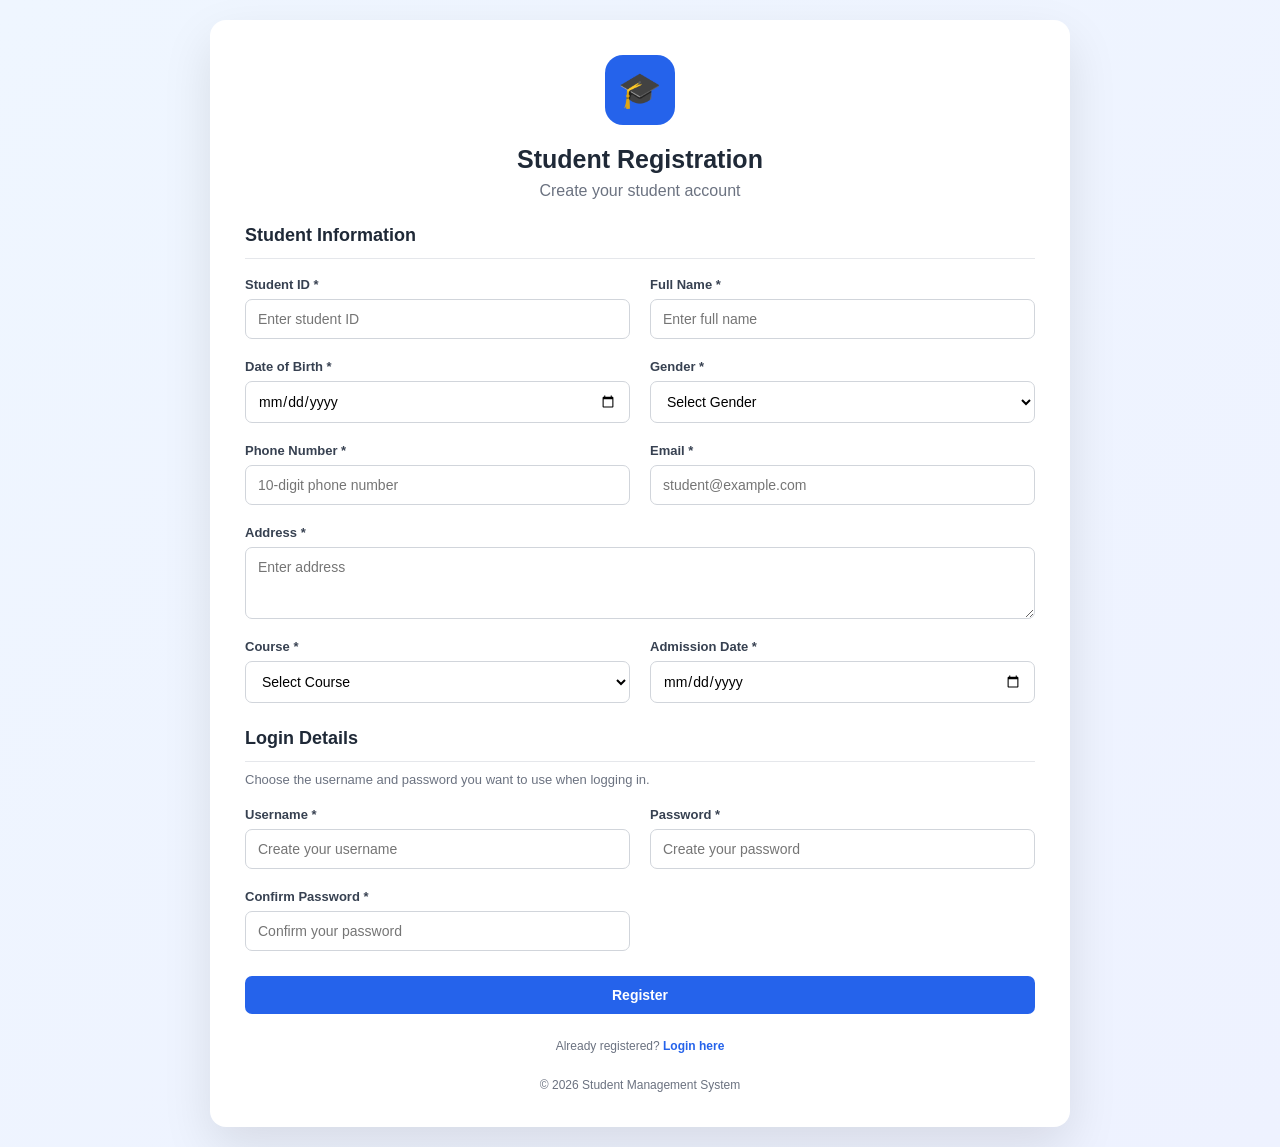
<file: Student_Management_System/index.html>
<!DOCTYPE html>
<html lang="en">
<head>
    <meta charset="UTF-8">
    <meta name="viewport" content="width=device-width, initial-scale=1.0">
    <meta http-equiv="refresh" content="0; url=register.html">
    <title>Student Management System</title>
</head>
<body>
    <script>window.location.replace('register.html');</script>
</body>
</html>
</file>
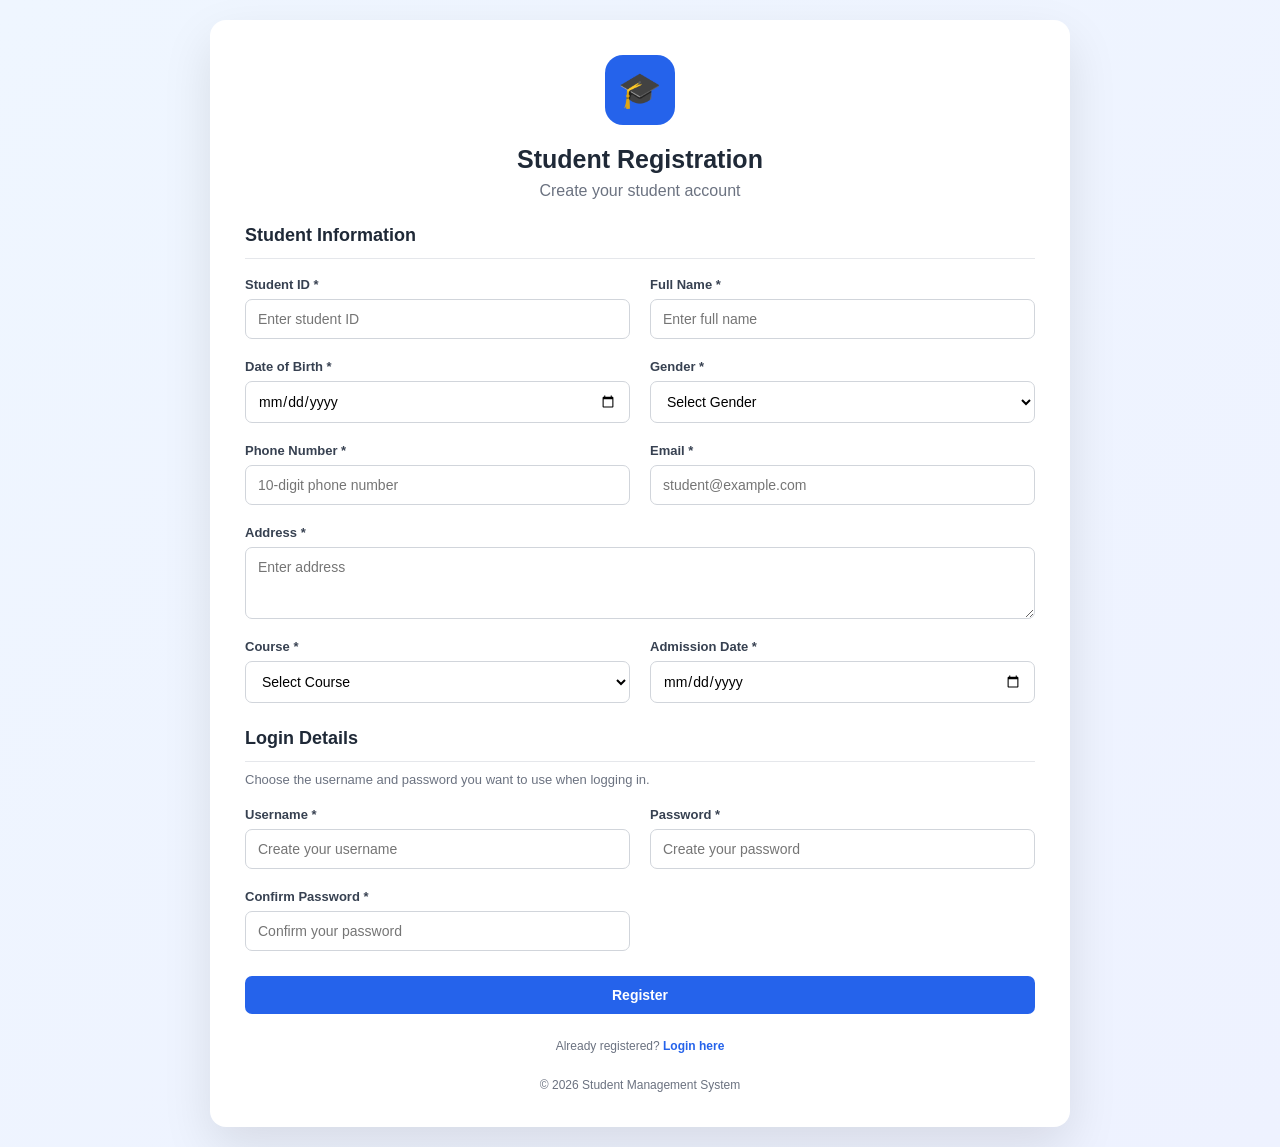
<file: Student_Management_System/add-student.html>
<!DOCTYPE html>
<html lang="en">

<head>

    <meta charset="UTF-8">

    <meta name="viewport"
          content="width=device-width, initial-scale=1.0">

    <title>Add Student - Student Management System</title>

    <link rel="stylesheet"
          href="css/style.css">

</head>

<body>

<aside class="sidebar">

    <div class="logo">
        🎓
        <span>Student Management</span>
    </div>

    <ul class="menu">

        <li>
            <a href="dashboard.html">🏠 Dashboard</a>
        </li>

        <li>
            <a href="students.html">👨‍🎓 Students</a>
        </li>

        <li class="active">
            <a href="add-student.html">➕ Add Student</a>
        </li>

        <li>
            <a href="marks.html">📊 Marks</a>
        </li>

        <li>
            <a href="marksheet.html">📋 Marksheet</a>
        </li>

        <li>
            <a href="courses.html">📚 Courses</a>
        </li>

        <li>
            <a href="settings.html">⚙ Settings</a>
        </li>

        <li>
            <a href="#" onclick="logout()">🚪 Logout</a>
        </li>

    </ul>

</aside>


<main class="main-content">

<header class="top-header">

    <div>

        <h2>Add Student</h2>

        <p>
            Register a new student
        </p>

    </div>

    <div class="profile">

        <div class="profile-icon">
            M
        </div>

        <div>
            <strong>Admin</strong>
            <small>Administrator</small>
        </div>

    </div>

</header>


<section class="page-header">

    <div>

        <h1>
            Add New Student
        </h1>

        <p>
            Enter student information below.
        </p>

    </div>

</section>


<section class="content-card">

<form id="studentForm">

    <div class="form-section">

        <h3>Personal Information</h3>

        <div class="form-grid">

            <div class="form-group">

                <label>
                    First Name *
                </label>

                <input
                    type="text"
                    id="firstName"
                    required
                    placeholder="Enter first name"
                >

            </div>


            <div class="form-group">

                <label>
                    Last Name *
                </label>

                <input
                    type="text"
                    id="lastName"
                    required
                    placeholder="Enter last name"
                >

            </div>


            <div class="form-group">

                <label>
                    Date of Birth
                </label>

                <input
                    type="date"
                    id="dob"
                >

            </div>


            <div class="form-group">

                <label>
                    Gender
                </label>

                <select id="gender">

                    <option value="">
                        Select Gender
                    </option>

                    <option>
                        Male
                    </option>

                    <option>
                        Female
                    </option>

                    <option>
                        Other
                    </option>

                </select>

            </div>

        </div>

    </div>


    <div class="form-section">

        <h3>Contact Information</h3>

        <div class="form-grid">

            <div class="form-group">

                <label>
                    Email *
                </label>

                <input
                    type="email"
                    id="email"
                    required
                    placeholder="student@example.com"
                >

            </div>


            <div class="form-group">

                <label>
                    Phone *
                </label>

                <input
                    type="tel"
                    id="phone"
                    required
                    placeholder="Enter phone number"
                >

            </div>


            <div class="form-group full-width">

                <label>
                    Address
                </label>

                <textarea
                    id="address"
                    rows="4"
                    placeholder="Enter address">
                </textarea>

            </div>

        </div>

    </div>


    <div class="form-section">

        <h3>Academic Information</h3>

        <div class="form-grid">

            <div class="form-group">

                <label>
                    Course *
                </label>

                <select id="course" required>

                    <option value="">
                        Select Course
                    </option>

                    <option>
                        BSc Statistics
                    </option>

                    <option>
                        BTech
                    </option>

                    <option>
                        BCA
                    </option>

                    <option>
                        BCom
                    </option>

                    <option>
                        MBA
                    </option>

                </select>

            </div>


            <div class="form-group">

                <label>
                    Academic Year
                </label>

                <select id="year">

                    <option>
                        First Year
                    </option>

                    <option>
                        Second Year
                    </option>

                    <option>
                        Third Year
                    </option>

                    <option>
                        Fourth Year
                    </option>

                </select>

            </div>


            <div class="form-group">

                <label>
                    Admission Date
                </label>

                <input
                    type="date"
                    id="admissionDate"
                >

            </div>


            <div class="form-group">

                <label>
                    Status
                </label>

                <select id="status">

                    <option>
                        Active
                    </option>

                    <option>
                        Inactive
                    </option>

                </select>

            </div>

        </div>

    </div>


    <div class="form-actions">

        <button
            type="reset"
            class="btn btn-secondary">

            Clear

        </button>


        <button
            type="submit"
            class="btn btn-primary">

            Add Student

        </button>

    </div>

</form>

</section>


<footer>

    <p>
        © 2026 Student Management System
    </p>

    <p>
        HTML • CSS • JavaScript
    </p>

</footer>

</main>


<script src="js/script.js"></script>

</body>
</html>
</file>
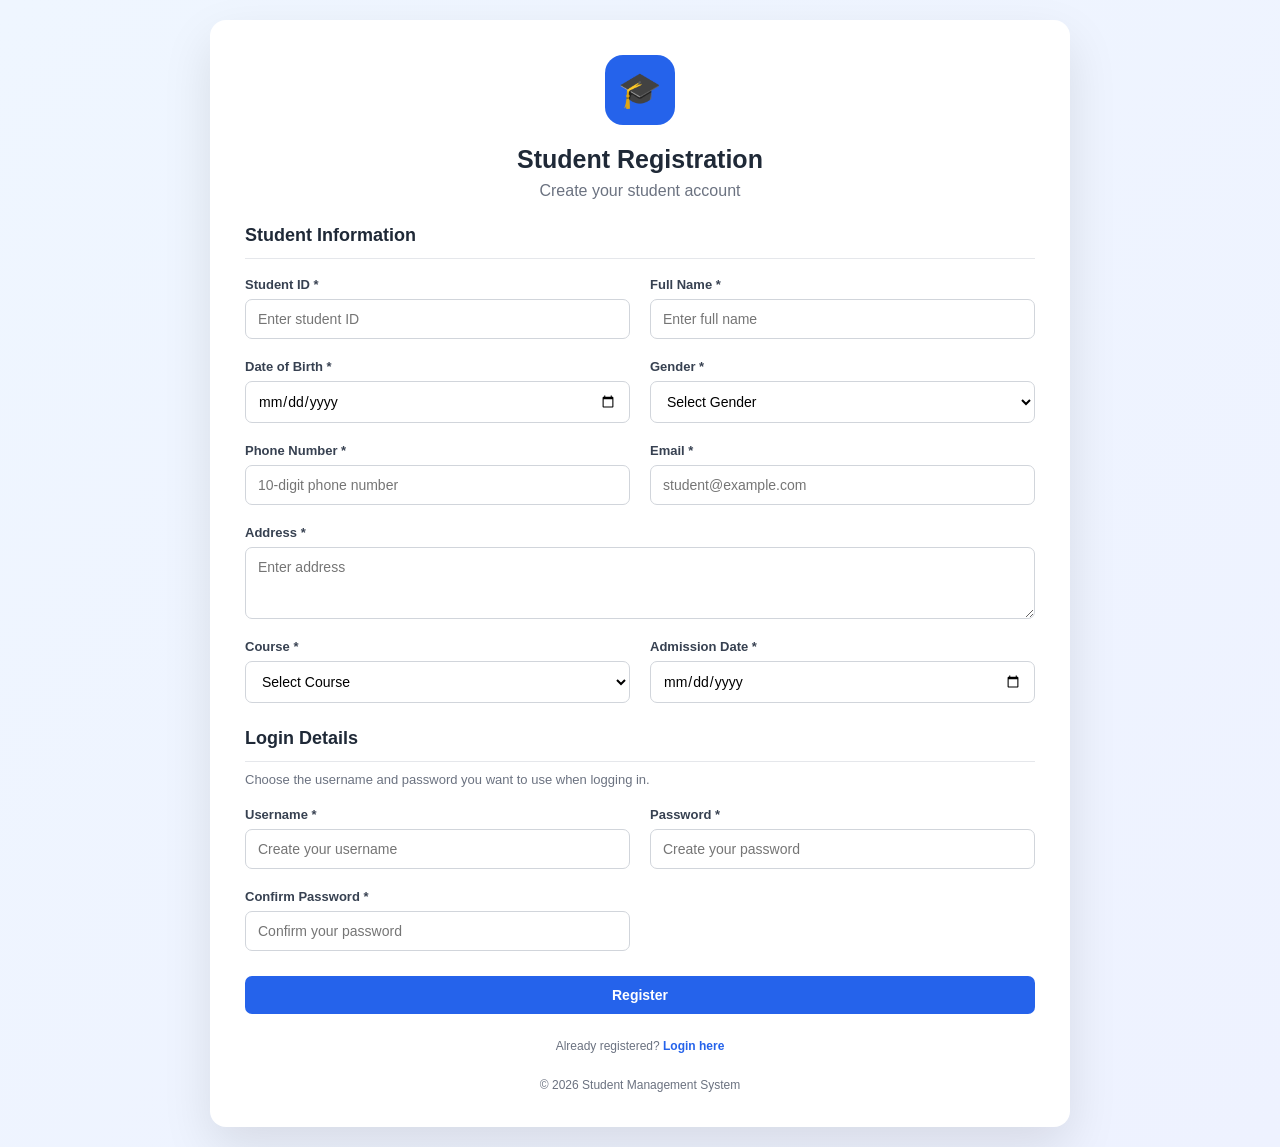
<file: Student_Management_System/courses.html>
<!DOCTYPE html>
<html lang="en">

<head>

    <meta charset="UTF-8">

    <meta name="viewport"
          content="width=device-width, initial-scale=1.0">

    <title>Courses - Student Management System</title>

    <link rel="stylesheet"
          href="css/style.css">

</head>

<body>

<aside class="sidebar">

    <div class="logo">
        🎓
        <span>Student Management</span>
    </div>

    <ul class="menu">

        <li>
            <a href="dashboard.html">🏠 Dashboard</a>
        </li>

        <li>
            <a href="students.html">👨‍🎓 Students</a>
        </li>

        <li>
            <a href="add-student.html">➕ Add Student</a>
        </li>

        <li>
            <a href="marks.html">📊 Marks</a>
        </li>

        <li>
            <a href="marksheet.html">📋 Marksheet</a>
        </li>

        <li class="active">
            <a href="courses.html">📚 Courses</a>
        </li>

        <li>
            <a href="settings.html">⚙ Settings</a>
        </li>

        <li>
            <a href="#" onclick="logout()">🚪 Logout</a>
        </li>

    </ul>

</aside>


<main class="main-content">

<header class="top-header">

    <div>

        <h2>Courses</h2>

        <p>
            Manage available courses
        </p>

    </div>

    <div class="profile">

        <div class="profile-icon">
            M
        </div>

        <div>
            <strong>Admin</strong>
            <small>Administrator</small>
        </div>

    </div>

</header>


<section class="page-header">

    <div>

        <h1>
            Course Management
        </h1>

        <p>
            Add and manage academic courses.
        </p>

    </div>

</section>


<section class="content-card">

    <div class="card-header">

        <div>

            <h2>
                Add Course
            </h2>

            <p>
                Create a new course
            </p>

        </div>

    </div>


    <form id="courseForm">

        <div class="form-grid">

            <div class="form-group">

                <label>
                    Course Name *
                </label>

                <input
                    type="text"
                    id="courseName"
                    placeholder="Example: BTech"
                    required
                >

            </div>


            <div class="form-group">

                <label>
                    Course Code *
                </label>

                <input
                    type="text"
                    id="courseCode"
                    placeholder="Example: BTECH001"
                    required
                >

            </div>


            <div class="form-group">

                <label>
                    Duration
                </label>

                <input
                    type="text"
                    id="courseDuration"
                    placeholder="Example: 4 Years"
                >

            </div>


            <div class="form-group">

                <label>
                    Department
                </label>

                <input
                    type="text"
                    id="courseDepartment"
                    placeholder="Example: Computer Science"
                >

            </div>

        </div>


        <div class="form-actions">

            <button
                type="reset"
                class="btn btn-secondary">

                Clear

            </button>

            <button
                type="submit"
                class="btn btn-primary">

                Add Course

            </button>

        </div>

    </form>

</section>


<section class="content-card">

    <div class="card-header">

        <div>

            <h2>
                Available Courses
            </h2>

            <p>
                Manage registered courses
            </p>

        </div>

    </div>


    <div class="table-container">

        <table>

            <thead>

                <tr>

                    <th>ID</th>
                    <th>Course</th>
                    <th>Code</th>
                    <th>Duration</th>
                    <th>Department</th>
                    <th>Actions</th>

                </tr>

            </thead>

            <tbody id="coursesTable">
            </tbody>

        </table>

    </div>

</section>


<footer>

    <p>
        © 2026 Student Management System
    </p>

    <p>
        HTML • CSS • JavaScript
    </p>

</footer>

</main>


<script src="js/script.js"></script>

</body>
</html>
</file>
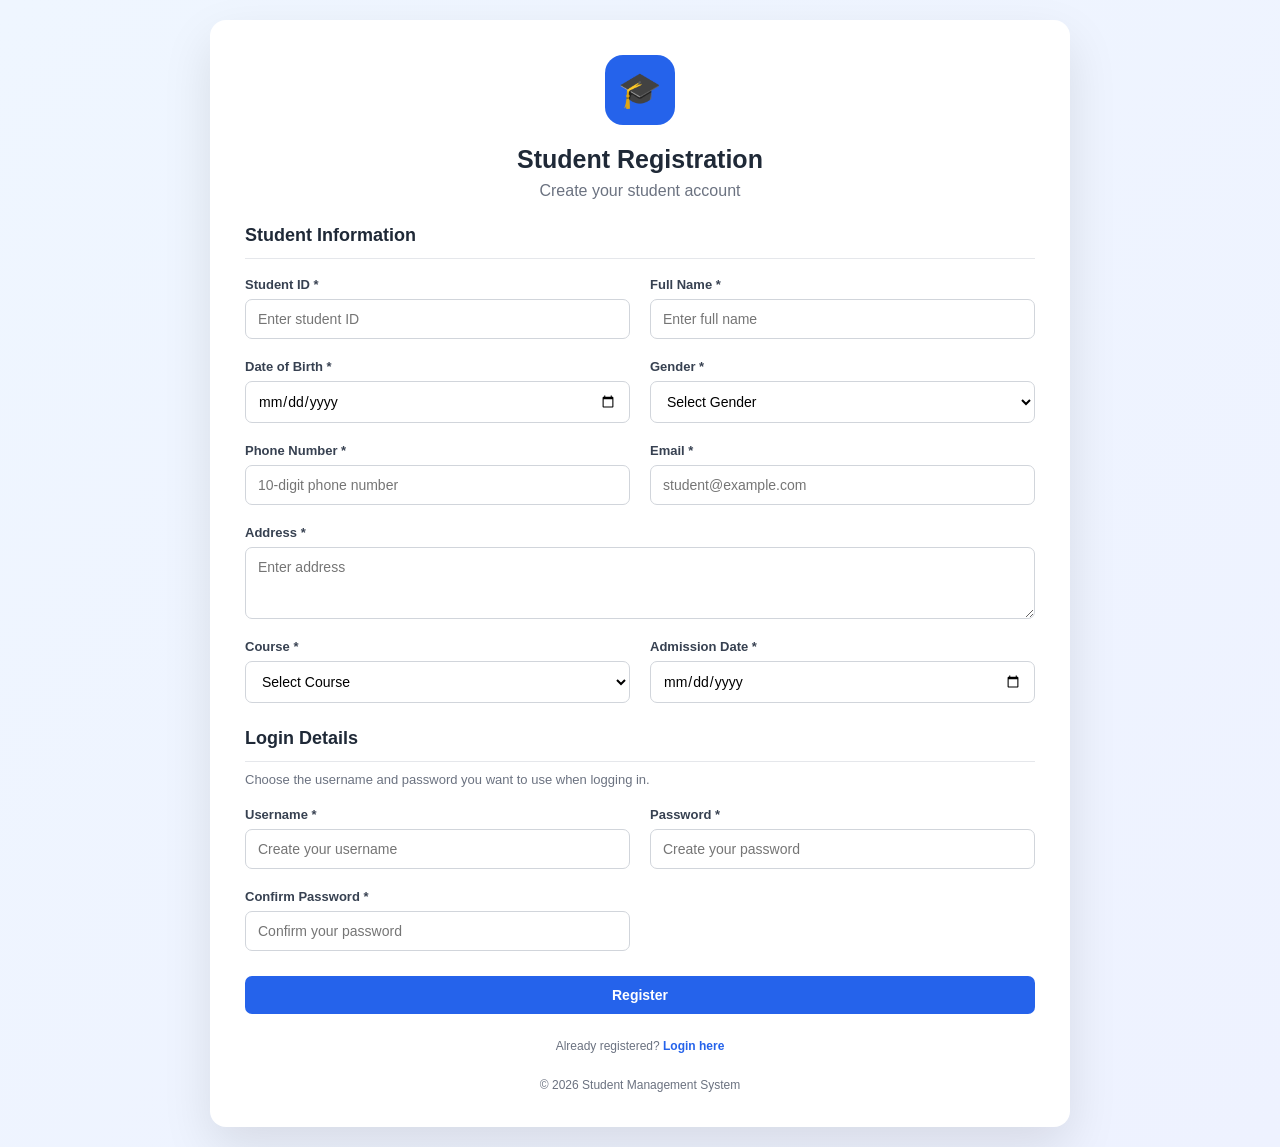
<file: Student_Management_System/dashboard.html>
<!DOCTYPE html>
<html lang="en">

<head>

    <meta charset="UTF-8">

    <meta name="viewport"
          content="width=device-width, initial-scale=1.0">

    <title>Student Management System</title>

    <link rel="stylesheet" href="css/style.css">

</head>

<body>

    <!-- ================= SIDEBAR ================= -->

    <aside class="sidebar">

        <div class="logo">
            🎓
            <span>Student Management</span>
        </div>

        <ul class="menu">

            <li class="active">
                <a href="dashboard.html">
                    🏠 Dashboard
                </a>
            </li>

            <li>
                <a href="students.html">
                    👨‍🎓 Students
                </a>
            </li>

            <li>
                <a href="add-student.html">
                    ➕ Add Student
                </a>
            </li>

            <li>
                <a href="marks.html">
                    📊 Marks
                </a>
            </li>

            <li>
                <a href="marksheet.html">
                    📋 Marksheet
                </a>
            </li>

            <li>
                <a href="courses.html">
                    📚 Courses
                </a>
            </li>

            <li>
                <a href="settings.html">
                    ⚙ Settings
                </a>
            </li>

            <li>
                <a href="#" onclick="logout(); return false;">
                    🚪 Logout
                </a>
            </li>

        </ul>

    </aside>


    <!-- ================= MAIN CONTENT ================= -->

    <main class="main-content">

        <!-- TOP HEADER -->

        <header class="top-header">

            <div>

                <h2>Dashboard</h2>

                <p>
                    Welcome to Student Management System
                </p>

            </div>

            <div class="profile">

                <div class="profile-icon">
                    M
                </div>

                <div>
                    <strong>Admin</strong>
                    <small>Administrator</small>
                </div>

            </div>

        </header>


        <!-- ================= WELCOME BANNER ================= -->

        <section class="welcome-banner">

            <div>

                <h1>
                    Student Management System
                </h1>

                <p>
                    Manage your students, courses and academic
                    information efficiently.
                </p>

            </div>

            <div class="banner-icon">
                🎓
            </div>

        </section>


        <!-- ================= STATISTICS ================= -->

        <section class="statistics">

            <!-- Total Students -->

            <div class="stat-card">

                <div class="stat-icon blue">
                    👨‍🎓
                </div>

                <div>

                    <p>Total Students</p>

                    <h2 id="totalStudents">
                        5
                    </h2>

                    <span>
                        Registered students
                    </span>

                </div>

            </div>


            <!-- Active Students -->

            <div class="stat-card">

                <div class="stat-icon green">
                    ✓
                </div>

                <div>

                    <p>Active Students</p>

                    <h2 id="activeStudents">
                        3
                    </h2>

                    <span>
                        60% of total
                    </span>

                </div>

            </div>


            <!-- Inactive Students -->

            <div class="stat-card">

                <div class="stat-icon red">
                    !
                </div>

                <div>

                    <p>Inactive Students</p>

                    <h2 id="inactiveStudents">
                        2
                    </h2>

                    <span>
                        Need attention
                    </span>

                </div>

            </div>


            <!-- Courses -->

            <div class="stat-card">

                <div class="stat-icon purple">
                    📚
                </div>

                <div>

                    <p>Total Courses</p>

                    <h2 id="totalCourses">
                        5
                    </h2>

                    <span>
                        Available courses
                    </span>

                </div>

            </div>

        </section>


        <!-- ================= QUICK ACTIONS ================= -->

        <section class="quick-actions">

            <div class="section-title">

                <h2>Quick Actions</h2>

                <p>
                    Common tasks you might want to perform
                </p>

            </div>


            <div class="action-container">


                <!-- View Students -->

                <a href="students.html"
                   class="action-card">

                    <div class="action-icon">
                        👨‍🎓
                    </div>

                    <div>

                        <h3>
                            View All Students
                        </h3>

                        <p>
                            Browse and manage student records
                        </p>

                    </div>

                </a>


                <!-- Add Student -->

                <a href="add-student.html"
                   class="action-card">

                    <div class="action-icon">
                        ➕
                    </div>

                    <div>

                        <h3>
                            Add New Student
                        </h3>

                        <p>
                            Register a new student
                        </p>

                    </div>

                </a>


                <!-- Courses -->

                <a href="courses.html"
                   class="action-card">

                    <div class="action-icon">
                        📚
                    </div>

                    <div>

                        <h3>
                            Manage Courses
                        </h3>

                        <p>
                            View and edit course information
                        </p>

                    </div>

                </a>

            </div>

        </section>


        <!-- ================= RECENT STUDENTS ================= -->

        <section class="recent-section">

            <div class="section-title">

                <h2>Recent Students</h2>

                <p>
                    Recently registered students
                </p>

            </div>


            <div class="table-container">

                <table>

                    <thead>

                        <tr>

                            <th>ID</th>

                            <th>Name</th>

                            <th>Course</th>

                            <th>Email</th>

                            <th>Status</th>

                        </tr>

                    </thead>


                    <tbody>

                        <tr>

                            <td>101</td>

                            <td>Maheshwari</td>

                            <td>BSc Statistics</td>

                            <td>
                                maheshwari@gmail.com
                            </td>

                            <td>
                                <span class="status active-status">
                                    Active
                                </span>
                            </td>

                        </tr>


                        <tr>

                            <td>102</td>

                            <td>Rahul</td>

                            <td>BTech</td>

                            <td>
                                rahul@gmail.com
                            </td>

                            <td>
                                <span class="status active-status">
                                    Active
                                </span>
                            </td>

                        </tr>


                        <tr>

                            <td>103</td>

                            <td>Priya</td>

                            <td>BCA</td>

                            <td>
                                priya@gmail.com
                            </td>

                            <td>
                                <span class="status inactive-status">
                                    Inactive
                                </span>
                            </td>

                        </tr>

                    </tbody>

                </table>

            </div>

        </section>


        <!-- ================= FOOTER ================= -->

        <footer>

            <p>
                © 2026 Student Management System
            </p>

            <p>
                Java Full Stack Project
            </p>

        </footer>

    </main>


    <script src="js/script.js"></script>

</body>

</html>
</file>
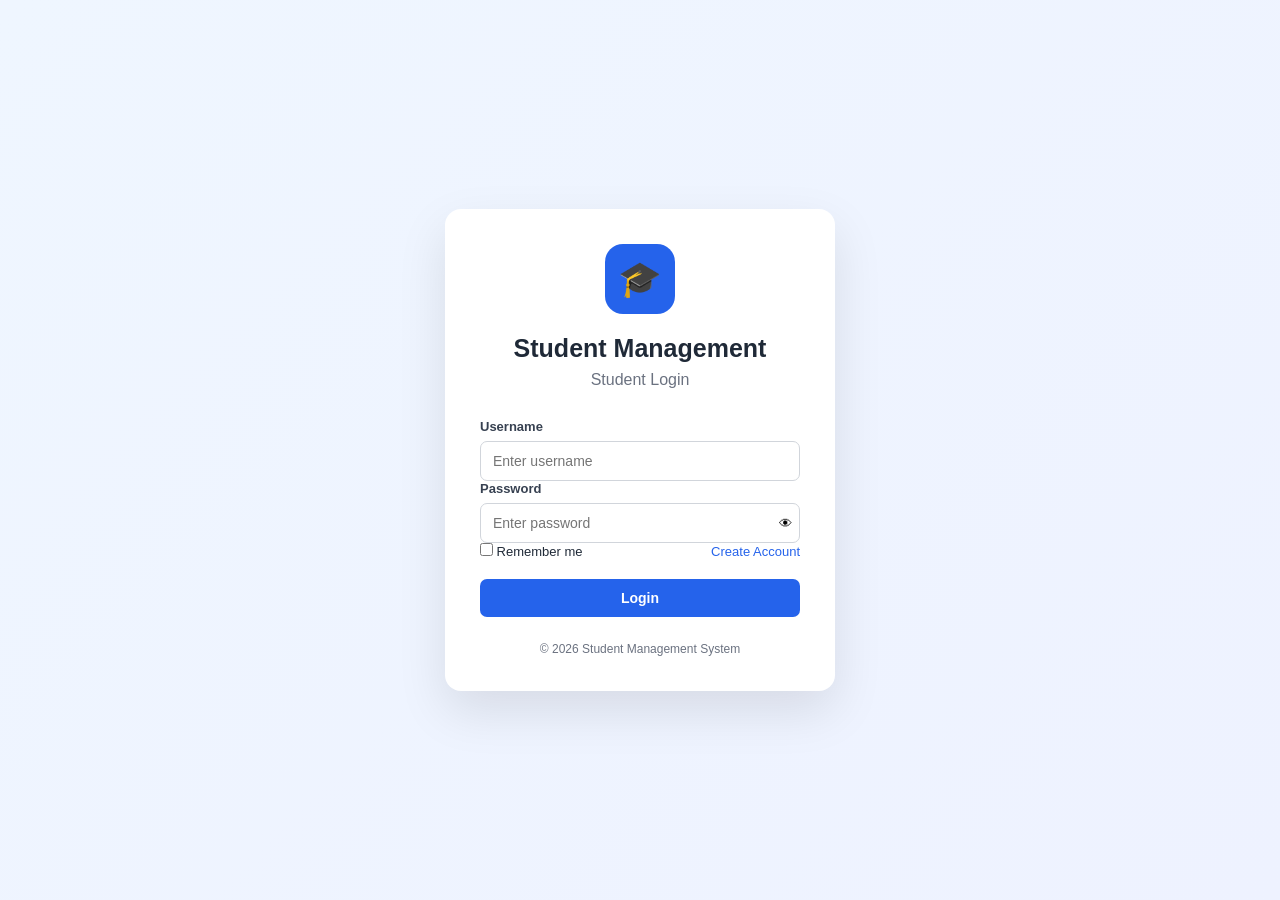
<file: Student_Management_System/login.html>
<!DOCTYPE html>
<html lang="en">
<head>
    <meta charset="UTF-8">
    <meta name="viewport" content="width=device-width, initial-scale=1.0">
    <title>Login - Student Management System</title>
    <link rel="stylesheet" href="css/style.css">
</head>

<body class="login-page">

<div class="login-container">

    <div class="login-card">

        <div class="login-logo">
            🎓
        </div>

        <h1>Student Management</h1>
        <p class="login-subtitle">Student Login</p>

        <form id="loginForm">

            <div class="form-group">
                <label for="username">Username</label>
                <input
                    type="text"
                    id="username"
                    placeholder="Enter username"
                    required
                >
            </div>

            <div class="form-group">
                <label>Password</label>

                <div class="password-wrapper">
                    <input
                        type="password"
                        id="password"
                        placeholder="Enter password"
                        required
                    >

                    <button
                        type="button"
                        class="password-toggle"
                        onclick="togglePassword()">
                        👁
                    </button>
                </div>
            </div>

            <div class="remember-row">
                <label>
                    <input type="checkbox">
                    Remember me
                </label>

                <a href="register.html">Create Account</a>
            </div>

            <button type="submit" class="btn btn-primary btn-full">
                Login
            </button>

        </form>



        <p class="login-footer">
            © 2026 Student Management System
        </p>

    </div>

</div>

<script src="js/script.js"></script>

</body>
</html>
</file>
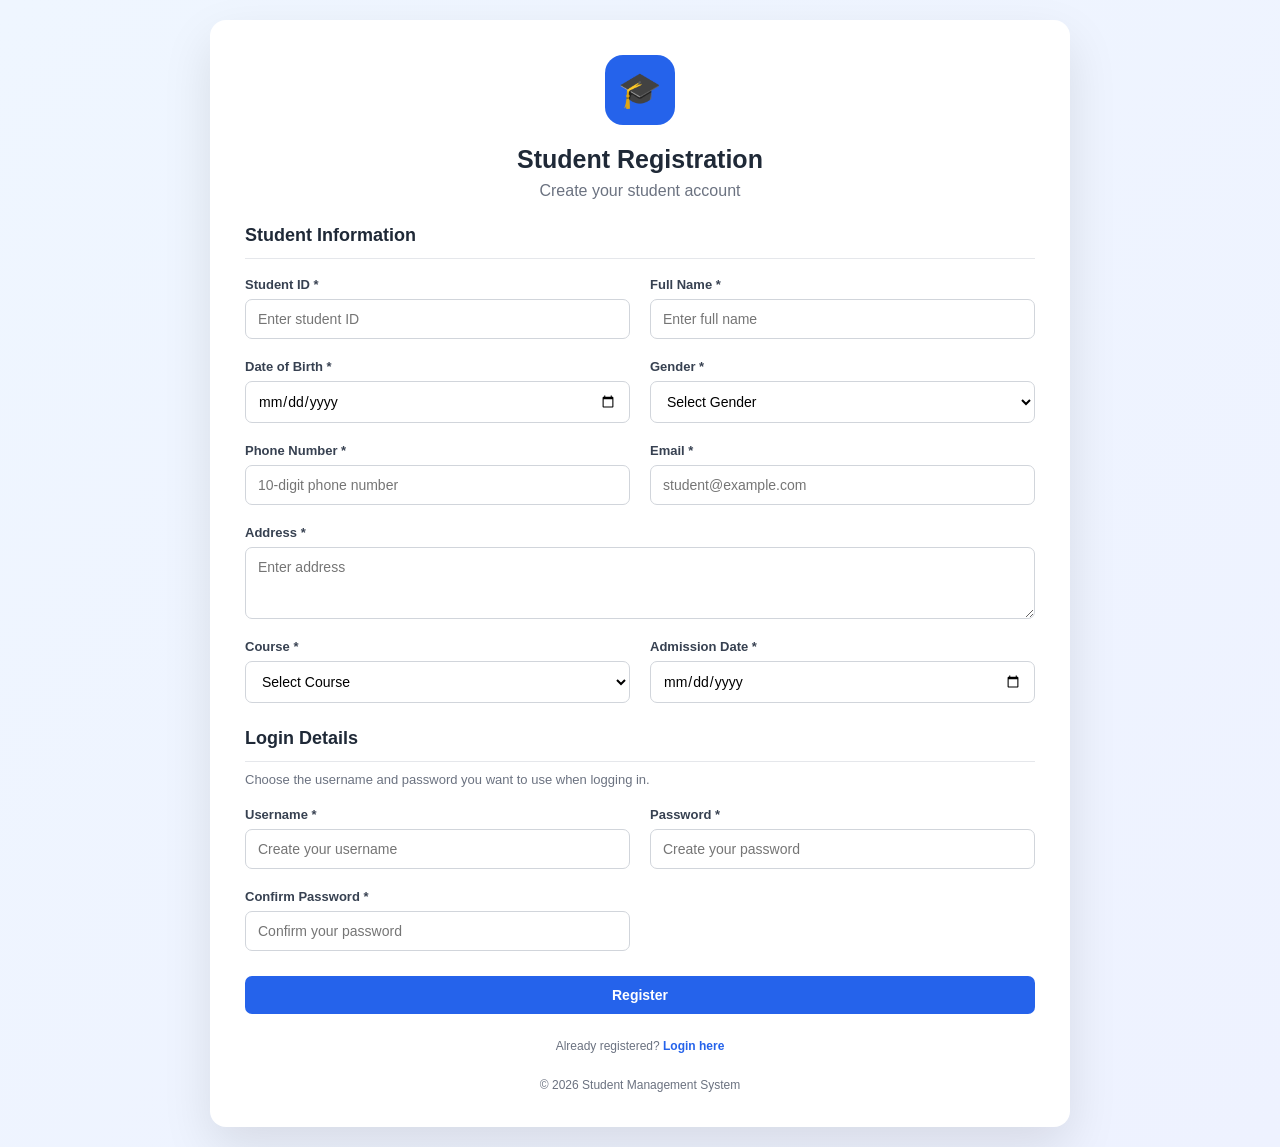
<file: Student_Management_System/marks.html>
<!DOCTYPE html>
<html lang="en">

<head>

    <meta charset="UTF-8">

    <meta name="viewport"
          content="width=device-width, initial-scale=1.0">

    <title>Marks - Student Management System</title>

    <link rel="stylesheet"
          href="css/style.css">

</head>

<body>

<aside class="sidebar">

    <div class="logo">
        🎓
        <span>Student Management</span>
    </div>

    <ul class="menu">

        <li>
            <a href="dashboard.html">🏠 Dashboard</a>
        </li>

        <li>
            <a href="students.html">👨‍🎓 Students</a>
        </li>

        <li>
            <a href="add-student.html">➕ Add Student</a>
        </li>

        <li class="active">
            <a href="marks.html">📊 Marks</a>
        </li>

        <li>
            <a href="marksheet.html">📋 Marksheet</a>
        </li>

        <li>
            <a href="courses.html">📚 Courses</a>
        </li>

        <li>
            <a href="settings.html">⚙ Settings</a>
        </li>

        <li>
            <a href="#" onclick="logout()">🚪 Logout</a>
        </li>

    </ul>

</aside>


<main class="main-content">

<header class="top-header">

    <div>

        <h2>Marks</h2>

        <p>
            Manage student academic marks
        </p>

    </div>

    <div class="profile">

        <div class="profile-icon">
            M
        </div>

        <div>
            <strong>Admin</strong>
            <small>Administrator</small>
        </div>

    </div>

</header>


<section class="page-header">

    <div>

        <h1>
            Marks Management
        </h1>

        <p>
            Enter and manage student subject marks.
        </p>

    </div>

</section>


<section class="content-card">

<form id="marksForm">

    <div class="form-grid">

        <div class="form-group">

            <label>
                Select Student
            </label>

            <select id="marksStudent"
                    required>

                <option value="">
                    Select Student
                </option>

            </select>

        </div>


        <div class="form-group">

            <label>
                Subject
            </label>

            <select id="subject"
                    required>

                <option value="">
                    Select Subject
                </option>

                <option>
                    Mathematics
                </option>

                <option>
                    Physics
                </option>

                <option>
                    Chemistry
                </option>

                <option>
                    Computer Science
                </option>

                <option>
                    English
                </option>

            </select>

        </div>


        <div class="form-group">

            <label>
                Internal Marks
            </label>

            <input
                type="number"
                id="internalMarks"
                min="0"
                max="40"
                required
                placeholder="0 - 40"
            >

        </div>


        <div class="form-group">

            <label>
                External Marks
            </label>

            <input
                type="number"
                id="externalMarks"
                min="0"
                max="60"
                required
                placeholder="0 - 60"
            >

        </div>

    </div>


    <div class="form-actions">

        <button
            type="reset"
            class="btn btn-secondary">

            Clear

        </button>

        <button
            type="submit"
            class="btn btn-primary">

            Save Marks

        </button>

    </div>

</form>

</section>


<section class="content-card">

    <div class="card-header">

        <div>
            <h2>Marks Records</h2>

            <p>
                Recently entered marks
            </p>
        </div>

    </div>


    <div class="table-container">

        <table>

            <thead>

                <tr>

                    <th>Student</th>
                    <th>Subject</th>
                    <th>Internal</th>
                    <th>External</th>
                    <th>Total</th>
                    <th>Grade</th>
                    <th>Actions</th>

                </tr>

            </thead>

            <tbody id="marksTable">
            </tbody>

        </table>

    </div>

</section>


<footer>

    <p>
        © 2026 Student Management System
    </p>

    <p>
        HTML • CSS • JavaScript
    </p>

</footer>

</main>


<script src="js/script.js"></script>

</body>
</html>
</file>
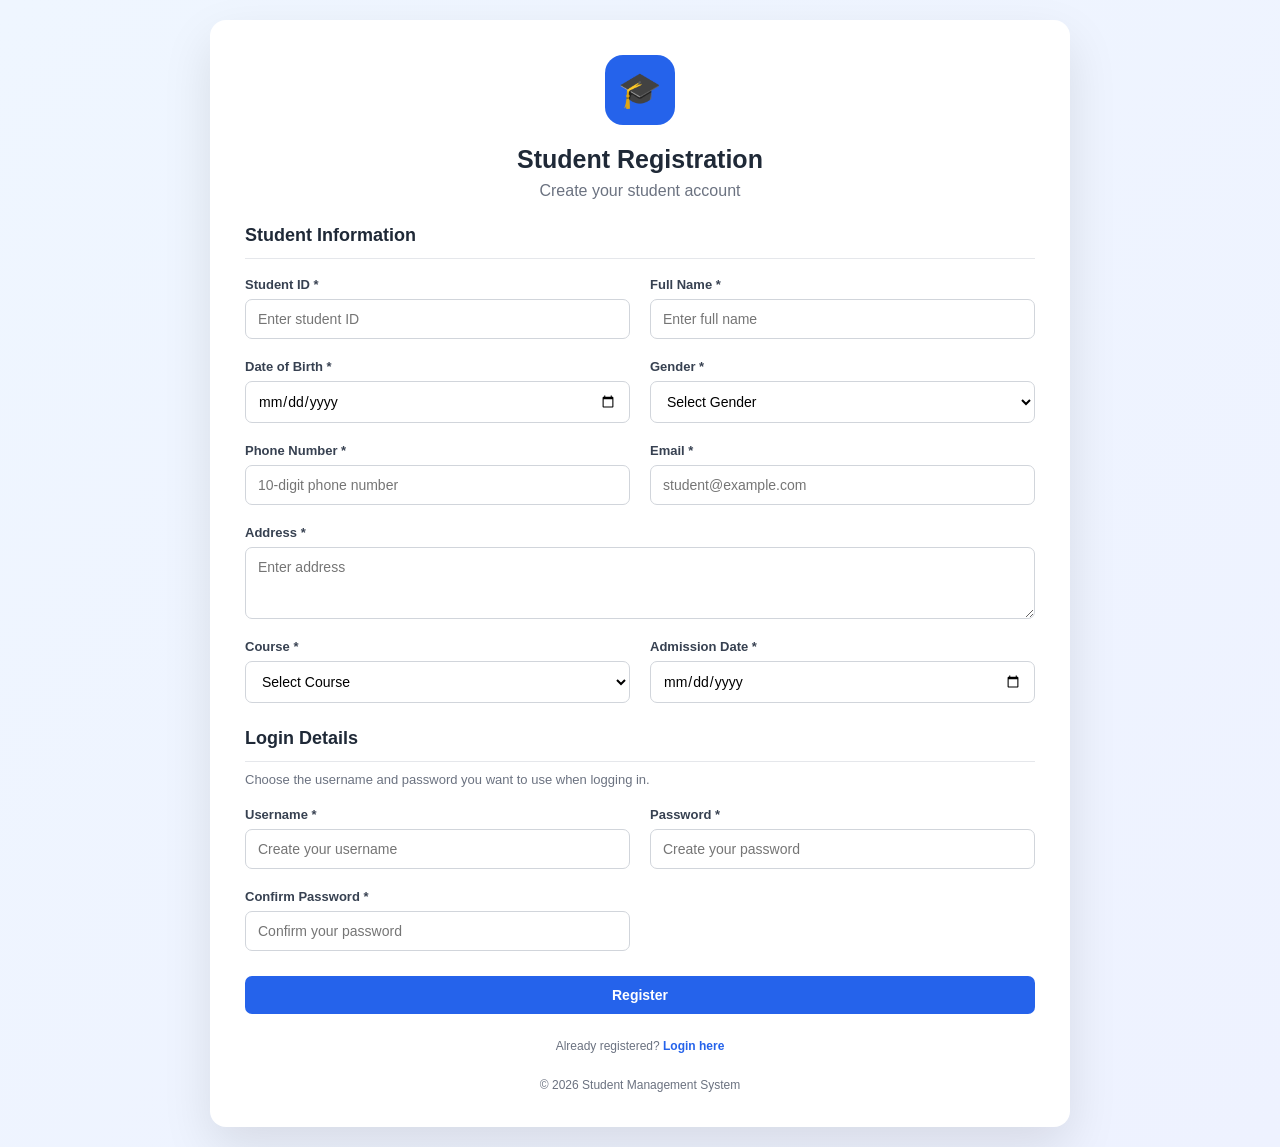
<file: Student_Management_System/marksheet.html>
<!DOCTYPE html>
<html lang="en">

<head>

    <meta charset="UTF-8">

    <meta name="viewport"
          content="width=device-width, initial-scale=1.0">

    <title>Marksheet - Student Management System</title>

    <link rel="stylesheet"
          href="css/style.css">

</head>

<body>

<aside class="sidebar">

    <div class="logo">
        🎓
        <span>Student Management</span>
    </div>

    <ul class="menu">

        <li>
            <a href="dashboard.html">🏠 Dashboard</a>
        </li>

        <li>
            <a href="students.html">👨‍🎓 Students</a>
        </li>

        <li>
            <a href="add-student.html">➕ Add Student</a>
        </li>

        <li>
            <a href="marks.html">📊 Marks</a>
        </li>

        <li class="active">
            <a href="marksheet.html">📋 Marksheet</a>
        </li>

        <li>
            <a href="courses.html">📚 Courses</a>
        </li>

        <li>
            <a href="settings.html">⚙ Settings</a>
        </li>

        <li>
            <a href="#" onclick="logout()">🚪 Logout</a>
        </li>

    </ul>

</aside>


<main class="main-content">

<header class="top-header">

    <div>

        <h2>Marksheet</h2>

        <p>
            Generate student marksheet
        </p>

    </div>

    <div class="profile">

        <div class="profile-icon">
            M
        </div>

        <div>
            <strong>Admin</strong>
            <small>Administrator</small>
        </div>

    </div>

</header>


<section class="page-header">

    <div>

        <h1>
            Student Marksheet
        </h1>

        <p>
            Select a student to view academic performance.
        </p>

    </div>

</section>


<section class="content-card">

    <div class="form-grid">

        <div class="form-group">

            <label>
                Select Student
            </label>

            <select id="marksheetStudent"
                    onchange="generateMarksheet()">

                <option value="">
                    Select Student
                </option>

            </select>

        </div>

    </div>

</section>


<div id="marksheetContainer"
     class="marksheet-container">

    <div class="empty-state">

        <div>
            📋
        </div>

        <h3>
            No Student Selected
        </h3>

        <p>
            Select a student to generate the marksheet.
        </p>

    </div>

</div>


<footer>

    <p>
        © 2026 Student Management System
    </p>

    <p>
        HTML • CSS • JavaScript
    </p>

</footer>

</main>


<script src="js/script.js"></script>

</body>
</html>
</file>
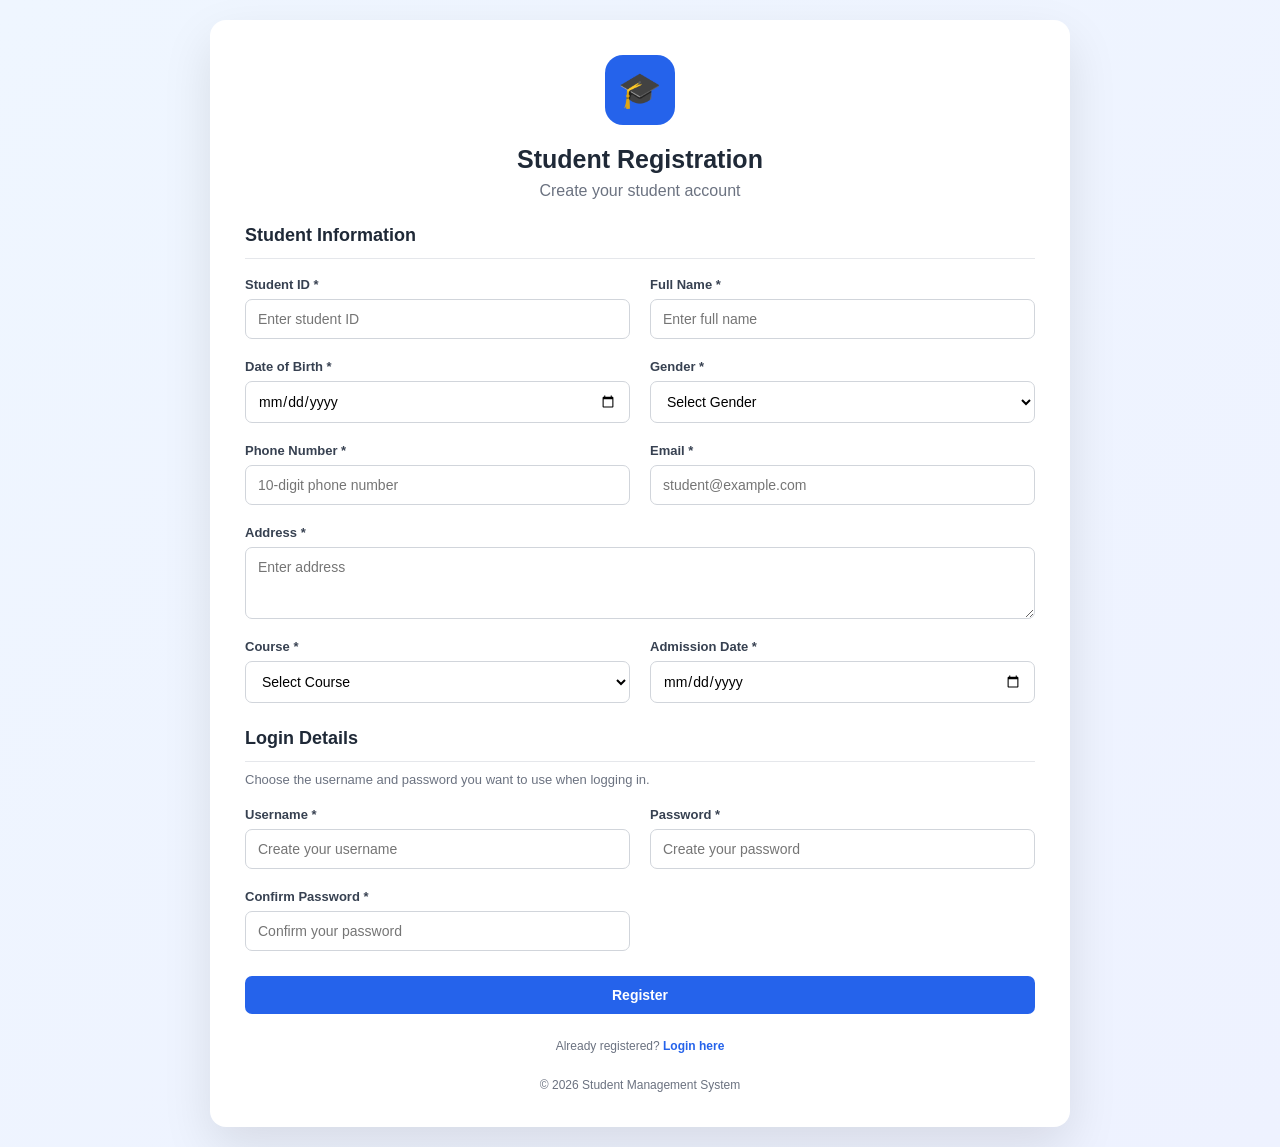
<file: Student_Management_System/register.html>
<!DOCTYPE html>
<html lang="en">
<head>
    <meta charset="UTF-8">
    <meta name="viewport" content="width=device-width, initial-scale=1.0">
    <title>Student Registration - Student Management System</title>
    <link rel="stylesheet" href="css/style.css">
</head>
<body class="login-page register-page">

<div class="register-container">
    <div class="register-card">
        <div class="login-logo">🎓</div>
        <h1>Student Registration</h1>
        <p class="login-subtitle">Create your student account</p>

        <form id="registrationForm">
            <div class="form-section">
                <h3>Student Information</h3>
                <div class="form-grid">
                    <div class="form-group">
                        <label for="studentId">Student ID *</label>
                        <input id="studentId" type="text" placeholder="Enter student ID" required>
                    </div>
                    <div class="form-group">
                        <label for="fullName">Full Name *</label>
                        <input id="fullName" type="text" placeholder="Enter full name" required>
                    </div>
                    <div class="form-group">
                        <label for="dob">Date of Birth *</label>
                        <input id="dob" type="date" required>
                    </div>
                    <div class="form-group">
                        <label for="gender">Gender *</label>
                        <select id="gender" required>
                            <option value="">Select Gender</option>
                            <option value="Male">Male</option>
                            <option value="Female">Female</option>
                            <option value="Other">Other</option>
                        </select>
                    </div>
                    <div class="form-group">
                        <label for="phone">Phone Number *</label>
                        <input id="phone" type="tel" inputmode="numeric" maxlength="10" placeholder="10-digit phone number" required>
                    </div>
                    <div class="form-group">
                        <label for="email">Email *</label>
                        <input id="email" type="email" placeholder="student@example.com" required>
                    </div>
                    <div class="form-group full-width">
                        <label for="address">Address *</label>
                        <textarea id="address" rows="3" placeholder="Enter address" required></textarea>
                    </div>
                    <div class="form-group">
                        <label for="course">Course *</label>
                        <select id="course" required>
                            <option value="">Select Course</option>
                        </select>
                    </div>
                    <div class="form-group">
                        <label for="admissionDate">Admission Date *</label>
                        <input id="admissionDate" type="date" required>
                    </div>
                </div>
            </div>

            <div class="form-section account-section">
                <h3>Login Details</h3>
                <p class="account-help">Choose the username and password you want to use when logging in.</p>
                <div class="form-grid">
                    <div class="form-group">
                        <label for="registerUsername">Username *</label>
                        <input id="registerUsername" type="text" placeholder="Create your username" required>
                    </div>
                    <div class="form-group">
                        <label for="registerPassword">Password *</label>
                        <input id="registerPassword" type="password" minlength="6" placeholder="Create your password" required>
                    </div>
                    <div class="form-group">
                        <label for="confirmPassword">Confirm Password *</label>
                        <input id="confirmPassword" type="password" minlength="6" placeholder="Confirm your password" required>
                    </div>
                </div>
            </div>

            <button type="submit" class="btn btn-primary btn-full">Register</button>
        </form>

        <p class="login-footer">Already registered? <a href="login.html">Login here</a></p>
        <p class="login-footer">© 2026 Student Management System</p>
    </div>
</div>

<script src="js/script.js"></script>
</body>
</html>
</file>
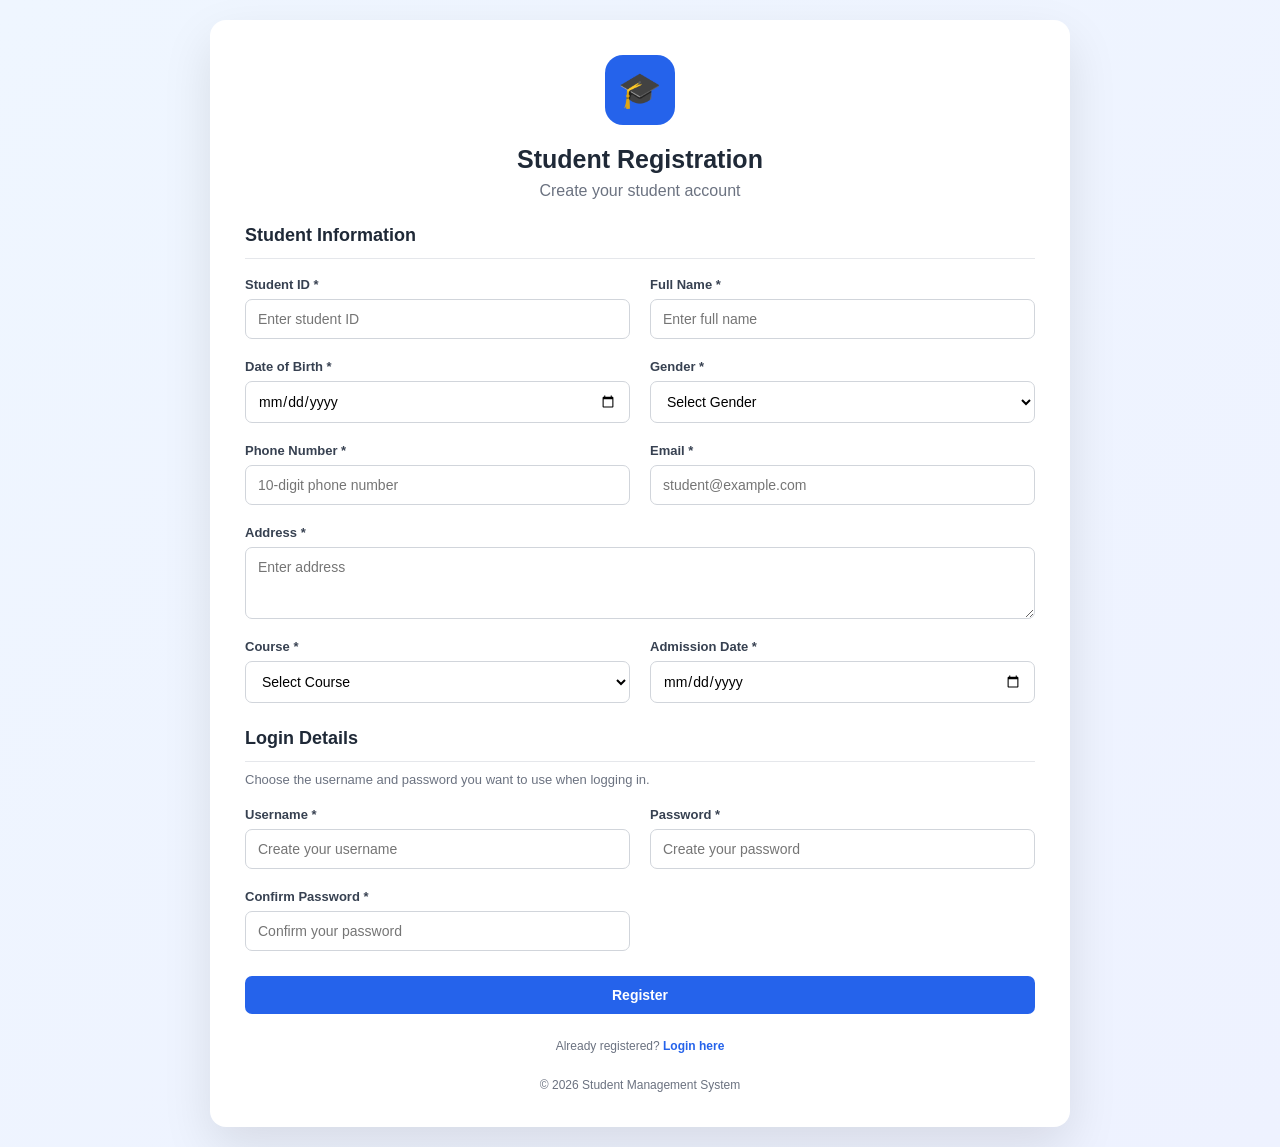
<file: Student_Management_System/settings.html>
<!DOCTYPE html>
<html lang="en">

<head>

    <meta charset="UTF-8">

    <meta name="viewport"
          content="width=device-width, initial-scale=1.0">

    <title>Settings - Student Management System</title>

    <link rel="stylesheet"
          href="css/style.css">

</head>

<body>

<aside class="sidebar">

    <div class="logo">
        🎓
        <span>Student Management</span>
    </div>

    <ul class="menu">

        <li>
            <a href="dashboard.html">🏠 Dashboard</a>
        </li>

        <li>
            <a href="students.html">👨‍🎓 Students</a>
        </li>

        <li>
            <a href="add-student.html">➕ Add Student</a>
        </li>

        <li>
            <a href="marks.html">📊 Marks</a>
        </li>

        <li>
            <a href="marksheet.html">📋 Marksheet</a>
        </li>

        <li>
            <a href="courses.html">📚 Courses</a>
        </li>

        <li class="active">
            <a href="settings.html">⚙ Settings</a>
        </li>

        <li>
            <a href="#" onclick="logout()">🚪 Logout</a>
        </li>

    </ul>

</aside>


<main class="main-content">

<header class="top-header">

    <div>

        <h2>Settings</h2>

        <p>
            Manage system settings
        </p>

    </div>

    <div class="profile">

        <div class="profile-icon">
            M
        </div>

        <div>
            <strong>Admin</strong>
            <small>Administrator</small>
        </div>

    </div>

</header>


<section class="page-header">

    <div>

        <h1>
            Settings
        </h1>

        <p>
            Manage administrator and application settings.
        </p>

    </div>

</section>


<section class="content-card">

    <div class="card-header">

        <div>

            <h2>
                Administrator Profile
            </h2>

            <p>
                Update administrator information.
            </p>

        </div>

    </div>


    <form id="settingsForm">

        <div class="form-grid">

            <div class="form-group">

                <label>
                    Full Name
                </label>

                <input
                    type="text"
                    id="adminName"
                    value="Admin"
                >

            </div>


            <div class="form-group">

                <label>
                    Email
                </label>

                <input
                    type="email"
                    id="adminEmail"
                    value="admin@example.com"
                >

            </div>


            <div class="form-group">

                <label>
                    Phone
                </label>

                <input
                    type="tel"
                    id="adminPhone"
                    value="9876543210"
                >

            </div>


            <div class="form-group">

                <label>
                    Role
                </label>

                <input
                    type="text"
                    value="Administrator"
                    disabled
                >

            </div>

        </div>


        <div class="form-actions">

            <button
                type="submit"
                class="btn btn-primary">

                Save Changes

            </button>

        </div>

    </form>

</section>


<section class="content-card">

    <div class="card-header">

        <div>

            <h2>
                Change Password
            </h2>

            <p>
                Update your administrator password.
            </p>

        </div>

    </div>


    <form id="passwordForm">

        <div class="form-grid">

            <div class="form-group">

                <label>
                    Current Password
                </label>

                <input
                    type="password"
                    id="currentPassword"
                    required
                >

            </div>


            <div class="form-group">

                <label>
                    New Password
                </label>

                <input
                    type="password"
                    id="newPassword"
                    required
                >

            </div>


            <div class="form-group">

                <label>
                    Confirm Password
                </label>

                <input
                    type="password"
                    id="confirmPassword"
                    required
                >

            </div>

        </div>


        <div class="form-actions">

            <button
                type="submit"
                class="btn btn-primary">

                Update Password

            </button>

        </div>

    </form>

</section>



<section class="content-card theme-settings-card">

    <div class="card-header">

        <div>

            <h2>
                Theme Settings
            </h2>

            <p>
                Choose an accent color for the dashboard, sidebar and buttons.
            </p>

        </div>

    </div>


    <div class="theme-grid" id="themeOptions">

        <button
            type="button"
            class="theme-option"
            data-theme="blue"
            onclick="selectTheme('blue')">

            <span class="theme-swatch theme-blue"></span>
            <span>Blue</span>

        </button>


        <button
            type="button"
            class="theme-option"
            data-theme="purple"
            onclick="selectTheme('purple')">

            <span class="theme-swatch theme-purple"></span>
            <span>Purple</span>

        </button>


        <button
            type="button"
            class="theme-option"
            data-theme="green"
            onclick="selectTheme('green')">

            <span class="theme-swatch theme-green"></span>
            <span>Green</span>

        </button>


        <button
            type="button"
            class="theme-option"
            data-theme="orange"
            onclick="selectTheme('orange')">

            <span class="theme-swatch theme-orange"></span>
            <span>Orange</span>

        </button>


        <button
            type="button"
            class="theme-option"
            data-theme="pink"
            onclick="selectTheme('pink')">

            <span class="theme-swatch theme-pink"></span>
            <span>Pink</span>

        </button>


        <button
            type="button"
            class="theme-option"
            data-theme="yellow"
            onclick="selectTheme('yellow')">

            <span class="theme-swatch theme-yellow"></span>
            <span>Yellow</span>

        </button>

    </div>


    <p class="selected-theme-label">

        Selected theme:
        <strong id="selectedThemeName">Blue</strong>

    </p>

</section>


<section class="content-card danger-card">

    <div class="card-header">

        <div>

            <h2>
                Data Management
            </h2>

            <p>
                Clear all locally stored application data.
            </p>

        </div>

    </div>


    <button
        class="btn btn-danger"
        onclick="clearAllData()">

        Clear All Data

    </button>

</section>


<footer>

    <p>
        © 2026 Student Management System
    </p>

    <p>
        HTML • CSS • JavaScript
    </p>

</footer>

</main>


<script src="js/script.js"></script>

</body>
</html>
</file>
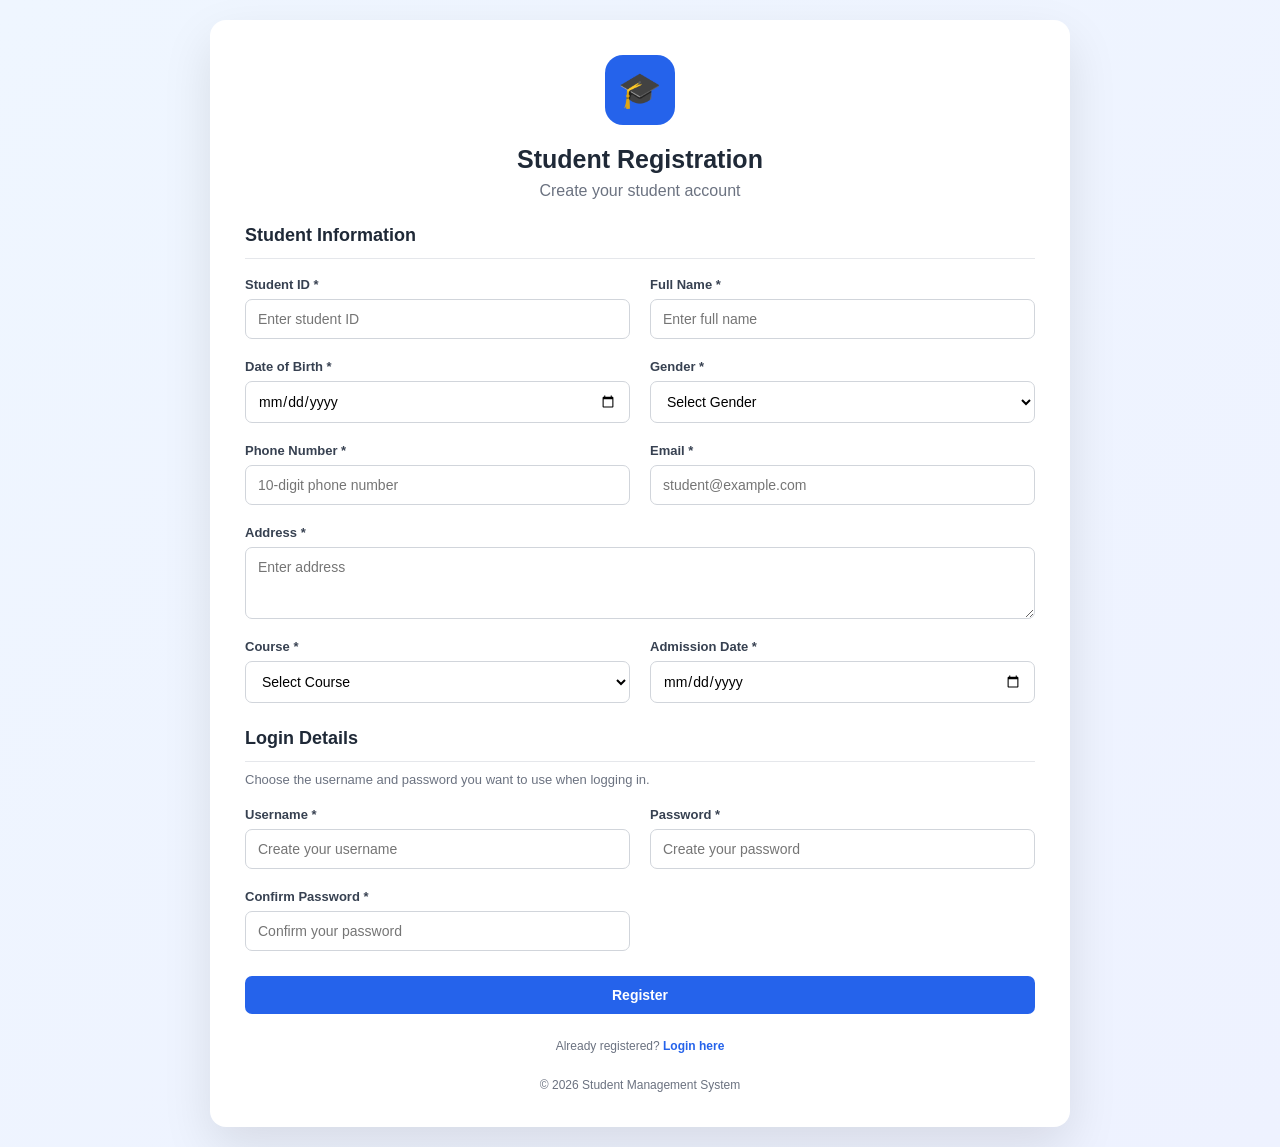
<file: Student_Management_System/students.html>
<!DOCTYPE html>
<html lang="en">

<head>
    <meta charset="UTF-8">
    <meta name="viewport" content="width=device-width, initial-scale=1.0">

    <title>Dashboard - Student Management System</title>

    <link rel="stylesheet" href="css/style.css">
</head>

<body>

<aside class="sidebar">

    <div class="logo">
        🎓
        <span>Student Management</span>
    </div>

    <ul class="menu">

        <li class="active">
            <a href="dashboard.html">🏠 Dashboard</a>
        </li>

        <li>
            <a href="students.html">👨‍🎓 Students</a>
        </li>

        <li>
            <a href="add-student.html">➕ Add Student</a>
        </li>

        <li>
            <a href="marks.html">📊 Marks</a>
        </li>

        <li>
            <a href="marksheet.html">📋 Marksheet</a>
        </li>

        <li>
            <a href="courses.html">📚 Courses</a>
        </li>

        <li>
            <a href="settings.html">⚙ Settings</a>
        </li>

        <li>
            <a href="#" onclick="logout()">🚪 Logout</a>
        </li>

    </ul>

</aside>


<main class="main-content">

    <header class="top-header">

        <div>
            <h2>Dashboard</h2>

            <p>
                Welcome to Student Management System
            </p>
        </div>

        <div class="profile">

            <div class="profile-icon">
                M
            </div>

            <div>
                <strong>Admin</strong>
                <small>Administrator</small>
            </div>

        </div>

    </header>


    <section class="welcome-banner">

        <div>

            <h1>
                Student Management System
            </h1>

            <p>
                Manage your students, courses and academic
                information efficiently.
            </p>

        </div>

        <div class="banner-icon">
            🎓
        </div>

    </section>


    <section class="statistics">

        <div class="stat-card">

            <div class="stat-icon blue">
                👨‍🎓
            </div>

            <div>
                <p>Total Students</p>
                <h2 id="totalStudents">0</h2>
                <span>Registered students</span>
            </div>

        </div>


        <div class="stat-card">

            <div class="stat-icon green">
                ✓
            </div>

            <div>
                <p>Active Students</p>
                <h2 id="activeStudents">0</h2>
                <span>Active students</span>
            </div>

        </div>


        <div class="stat-card">

            <div class="stat-icon red">
                !
            </div>

            <div>
                <p>Inactive Students</p>
                <h2 id="inactiveStudents">0</h2>
                <span>Need attention</span>
            </div>

        </div>


        <div class="stat-card">

            <div class="stat-icon purple">
                📚
            </div>

            <div>
                <p>Total Courses</p>
                <h2 id="totalCourses">0</h2>
                <span>Available courses</span>
            </div>

        </div>

    </section>


    <section class="quick-actions">

        <div class="section-title">

            <h2>Quick Actions</h2>

            <p>
                Common tasks you might want to perform
            </p>

        </div>


        <div class="action-container">

            <a href="students.html" class="action-card">

                <div class="action-icon">
                    👨‍🎓
                </div>

                <div>
                    <h3>View All Students</h3>

                    <p>
                        Browse and manage student records
                    </p>
                </div>

            </a>


            <a href="add-student.html" class="action-card">

                <div class="action-icon">
                    ➕
                </div>

                <div>
                    <h3>Add New Student</h3>

                    <p>
                        Register a new student
                    </p>
                </div>

            </a>


            <a href="courses.html" class="action-card">

                <div class="action-icon">
                    📚
                </div>

                <div>
                    <h3>Manage Courses</h3>

                    <p>
                        View and edit course information
                    </p>
                </div>

            </a>

        </div>

    </section>


    <section class="recent-section">

        <div class="section-title">

            <h2>Recent Students</h2>

            <p>
                Recently registered students
            </p>

        </div>


        <div class="table-container">

            <table>

                <thead>

                    <tr>
                        <th>ID</th>
                        <th>Name</th>
                        <th>Course</th>
                        <th>Email</th>
                        <th>Status</th>
                    </tr>

                </thead>

                <tbody id="recentStudentsTable">
                </tbody>

            </table>

        </div>

    </section>


    <footer>

        <p>
            © 2026 Student Management System
        </p>

        <p>
            HTML • CSS • JavaScript
        </p>

    </footer>

</main>


<script src="js/script.js"></script>

</body>
</html>
</file>
<file: Student_Management_System/css/style.css>
* {
    margin: 0;
    padding: 0;
    box-sizing: border-box;
}

:root {

    --primary: #2563eb;
    --primary-dark: #1d4ed8;

    --background: #f5f7fb;

    --sidebar: #111827;

    --card: #ffffff;

    --text: #1f2937;
    --muted: #6b7280;

    --border: #e5e7eb;

    --success: #16a34a;
    --danger: #dc2626;
    --warning: #d97706;

}

body {

    font-family:
        Arial,
        Helvetica,
        sans-serif;

    background: var(--background);

    color: var(--text);

}



/* ================= LOGIN MESSAGE ================= */

.login-error-message {
    display: none;
    width: 100%;
    margin: 0 0 18px;
    padding: 13px 16px;
    border-radius: 10px;
    background: #fee2e2;
    color: #b91c1c;
    border: 1px solid #fecaca;
    font-size: 14px;
    font-weight: 600;
    text-align: center;
}

/* ================= SIDEBAR ================= */

.sidebar {

    position: fixed;

    left: 0;
    top: 0;

    width: 250px;
    height: 100vh;

    background: var(--sidebar);

    color: white;

    padding: 20px;

    z-index: 1000;

}

.logo {

    display: flex;

    align-items: center;

    gap: 10px;

    font-size: 19px;

    font-weight: 700;

    padding: 15px 10px 30px;

}

.logo:first-letter {
    font-size: 25px;
}


.menu {

    list-style: none;

}


.menu li {

    margin-bottom: 7px;

}


.menu li a {

    display: flex;

    align-items: center;

    gap: 12px;

    text-decoration: none;

    color: #d1d5db;

    padding: 13px 14px;

    border-radius: 8px;

    transition: 0.2s;

}


.menu li a:hover {

    background: #1f2937;

    color: white;

}


.menu li.active a {

    background: var(--primary);

    color: white;

}


/* ================= MAIN ================= */

.main-content {

    margin-left: 250px;

    min-height: 100vh;

    padding: 25px 35px;

}


/* ================= HEADER ================= */

.top-header {

    display: flex;

    justify-content: space-between;

    align-items: center;

    margin-bottom: 25px;

}

.top-header h2 {

    font-size: 24px;

    margin-bottom: 5px;

}

.top-header p {

    color: var(--muted);

    font-size: 14px;

}


.profile {

    display: flex;

    align-items: center;

    gap: 10px;

}


.profile-icon {

    width: 42px;
    height: 42px;

    border-radius: 50%;

    background: var(--primary);

    color: white;

    display: flex;

    align-items: center;

    justify-content: center;

    font-weight: bold;

}


.profile small {

    display: block;

    color: var(--muted);

    margin-top: 3px;

}


/* ================= WELCOME ================= */

.welcome-banner {

    background:
        linear-gradient(
            135deg,
            #2563eb,
            #4f46e5
        );

    color: white;

    padding: 35px;

    border-radius: 14px;

    display: flex;

    justify-content: space-between;

    align-items: center;

    margin-bottom: 25px;

}


.welcome-banner h1 {

    font-size: 28px;

    margin-bottom: 10px;

}


.welcome-banner p {

    opacity: 0.9;

}


.banner-icon {

    font-size: 70px;

}


/* ================= STATISTICS ================= */

.statistics {

    display: grid;

    grid-template-columns:
        repeat(4, 1fr);

    gap: 20px;

    margin-bottom: 35px;

}


.stat-card {

    background: white;

    border: 1px solid var(--border);

    border-radius: 12px;

    padding: 22px;

    display: flex;

    align-items: center;

    gap: 15px;

}


.stat-icon {

    width: 52px;
    height: 52px;

    border-radius: 10px;

    display: flex;

    align-items: center;

    justify-content: center;

    font-size: 23px;

}


.stat-icon.blue {

    background: #dbeafe;

    color: #2563eb;

}

.stat-icon.green {

    background: #dcfce7;

    color: #16a34a;

}

.stat-icon.red {

    background: #fee2e2;

    color: #dc2626;

}

.stat-icon.purple {

    background: #ede9fe;

    color: #7c3aed;

}


.stat-card p {

    color: var(--muted);

    font-size: 13px;

    margin-bottom: 5px;

}


.stat-card h2 {

    font-size: 25px;

}


.stat-card span {

    color: var(--muted);

    font-size: 12px;

}


/* ================= SECTIONS ================= */

.section-title {

    margin-bottom: 18px;

}

.section-title h2 {

    font-size: 21px;

    margin-bottom: 5px;

}

.section-title p {

    color: var(--muted);

    font-size: 14px;

}


/* ================= ACTIONS ================= */

.quick-actions {

    margin-bottom: 35px;

}


.action-container {

    display: grid;

    grid-template-columns:
        repeat(3, 1fr);

    gap: 20px;

}


.action-card {

    background: white;

    border: 1px solid var(--border);

    border-radius: 12px;

    padding: 22px;

    display: flex;

    align-items: center;

    gap: 16px;

    text-decoration: none;

    color: var(--text);

    transition: 0.2s;

}


.action-card:hover {

    transform: translateY(-3px);

    box-shadow:
        0 8px 25px
        rgba(0,0,0,0.08);

}


.action-icon {

    width: 50px;
    height: 50px;

    background: #eff6ff;

    border-radius: 10px;

    display: flex;

    align-items: center;

    justify-content: center;

    font-size: 23px;

}


.action-card h3 {

    font-size: 16px;

    margin-bottom: 5px;

}


.action-card p {

    color: var(--muted);

    font-size: 13px;

}


/* ================= TABLE ================= */

.table-container {

    overflow-x: auto;

}


table {

    width: 100%;

    border-collapse: collapse;

}


th {

    background: #f9fafb;

    color: #4b5563;

    font-size: 13px;

    text-align: left;

    padding: 14px;

    border-bottom: 1px solid var(--border);

}


td {

    padding: 14px;

    border-bottom: 1px solid var(--border);

    font-size: 14px;

}


tr:hover td {

    background: #fafafa;

}


/* ================= STATUS ================= */

.status {

    padding: 5px 10px;

    border-radius: 20px;

    font-size: 12px;

    font-weight: 600;

}


.active-status {

    background: #dcfce7;

    color: #15803d;

}


.inactive-status {

    background: #fee2e2;

    color: #b91c1c;

}


/* ================= FOOTER ================= */

footer {

    margin-top: 40px;

    padding: 20px 0;

    border-top: 1px solid var(--border);

    display: flex;

    justify-content: space-between;

    color: var(--muted);

    font-size: 13px;

}


/* ================= PAGE HEADER ================= */

.page-header {

    display: flex;

    justify-content: space-between;

    align-items: center;

    margin-bottom: 25px;

}


.page-header h1 {

    font-size: 25px;

    margin-bottom: 5px;

}


.page-header p {

    color: var(--muted);

}


/* ================= CONTENT CARD ================= */

.content-card {

    background: white;

    border: 1px solid var(--border);

    border-radius: 12px;

    padding: 25px;

    margin-bottom: 25px;

}


.card-header {

    display: flex;

    justify-content: space-between;

    align-items: center;

    margin-bottom: 20px;

}


.card-header h2 {

    font-size: 19px;

    margin-bottom: 5px;

}


.card-header p {

    color: var(--muted);

    font-size: 14px;

}


/* ================= BUTTONS ================= */

.btn {

    display: inline-flex;

    align-items: center;

    justify-content: center;

    border: none;

    border-radius: 7px;

    padding: 11px 18px;

    font-size: 14px;

    font-weight: 600;

    cursor: pointer;

    text-decoration: none;

    transition: 0.2s;

}


.btn-primary {

    background: var(--primary);

    color: white;

}


.btn-primary:hover {

    background: var(--primary-dark);

}


.btn-secondary {

    background: #e5e7eb;

    color: #374151;

}


.btn-danger {

    background: var(--danger);

    color: white;

}


.btn-small {

    padding: 7px 11px;

    font-size: 12px;

}


.btn-full {

    width: 100%;

}


/* ================= TOOLBAR ================= */

.toolbar {

    display: flex;

    justify-content: space-between;

    gap: 15px;

    margin-bottom: 20px;

}


.search-box {

    border: 1px solid var(--border);

    background: white;

    border-radius: 7px;

    display: flex;

    align-items: center;

    padding: 0 12px;

    flex: 1;

    max-width: 450px;

}


.search-box input {

    border: none;

    outline: none;

    width: 100%;

    padding: 11px;

}


.toolbar select {

    width: 180px;

}


/* ================= FORMS ================= */

.form-section {

    margin-bottom: 30px;

}


.form-section h3 {

    font-size: 18px;

    padding-bottom: 12px;

    margin-bottom: 20px;

    border-bottom: 1px solid var(--border);

}


.form-grid {

    display: grid;

    grid-template-columns:
        repeat(2, 1fr);

    gap: 20px;

}


.form-group {

    display: flex;

    flex-direction: column;

    gap: 7px;

}


.form-group label {

    font-size: 13px;

    font-weight: 600;

    color: #374151;

}


.form-group input,
.form-group select,
.form-group textarea {

    width: 100%;

    border: 1px solid #d1d5db;

    border-radius: 7px;

    padding: 11px 12px;

    font-size: 14px;

    font-family: inherit;

    outline: none;

    background: white;

}


.form-group input:focus,
.form-group select:focus,
.form-group textarea:focus {

    border-color: var(--primary);

    box-shadow:
        0 0 0 3px
        rgba(37,99,235,0.1);

}


.full-width {

    grid-column: 1 / -1;

}


.form-actions {

    display: flex;

    justify-content: flex-end;

    gap: 12px;

    padding-top: 20px;

    border-top: 1px solid var(--border);

}


/* ================= ACTION BUTTONS ================= */

.table-action {

    display: flex;

    gap: 7px;

}


.edit-btn {

    background: #dbeafe;

    color: #1d4ed8;

}


.delete-btn {

    background: #fee2e2;

    color: #b91c1c;

}


/* ================= MARKSHEET ================= */

.marksheet-container {

    background: white;

    border: 1px solid var(--border);

    border-radius: 12px;

    padding: 30px;

}


.empty-state {

    text-align: center;

    padding: 60px 20px;

    color: var(--muted);

}


.empty-state div {

    font-size: 50px;

    margin-bottom: 15px;

}


.empty-state h3 {

    color: var(--text);

    margin-bottom: 8px;

}


.marksheet-header {

    text-align: center;

    border-bottom: 2px solid #111827;

    padding-bottom: 20px;

    margin-bottom: 25px;

}


.marksheet-header h1 {

    margin-bottom: 7px;

}


.student-details {

    display: grid;

    grid-template-columns:
        repeat(2, 1fr);

    gap: 12px;

    margin-bottom: 25px;

}


.student-detail {

    padding: 12px;

    background: #f9fafb;

    border-radius: 7px;

}


.student-detail strong {

    display: inline-block;

    width: 120px;

}


.result-summary {

    display: grid;

    grid-template-columns:
        repeat(4, 1fr);

    gap: 15px;

    margin-top: 25px;

}


.result-box {

    background: #f9fafb;

    border-radius: 8px;

    padding: 18px;

    text-align: center;

}


.result-box h3 {

    margin-top: 5px;

}


/* ================= DANGER ================= */

.danger-card {

    border-color: #fecaca;

}


/* ================= LOGIN ================= */

.login-page {

    min-height: 100vh;

    display: flex;

    align-items: center;

    justify-content: center;

    background:
        linear-gradient(
            135deg,
            #eff6ff,
            #eef2ff
        );

}


.login-container {

    width: 100%;

    max-width: 430px;

    padding: 20px;

}


.login-card {

    background: white;

    border-radius: 16px;

    padding: 35px;

    box-shadow:
        0 20px 50px
        rgba(0,0,0,0.1);

}


.login-logo {

    width: 70px;

    height: 70px;

    margin: 0 auto 20px;

    border-radius: 18px;

    background: var(--primary);

    display: flex;

    align-items: center;

    justify-content: center;

    font-size: 35px;

}


.login-card h1 {

    text-align: center;

    font-size: 25px;

}


.login-subtitle {

    text-align: center;

    color: var(--muted);

    margin: 8px 0 30px;

}


.password-wrapper {

    position: relative;

}


.password-wrapper input {

    padding-right: 45px;

}


.password-toggle {

    position: absolute;

    right: 8px;

    top: 50%;

    transform: translateY(-50%);

    border: none;

    background: transparent;

    cursor: pointer;

}


.remember-row {

    display: flex;

    justify-content: space-between;

    align-items: center;

    font-size: 13px;

    margin-bottom: 20px;

}


.remember-row a {

    color: var(--primary);

    text-decoration: none;

}


.demo-login {

    margin-top: 25px;

    background: #eff6ff;

    border-radius: 8px;

    padding: 15px;

    font-size: 13px;

}


.demo-login p {

    margin-top: 5px;

}


.login-footer {

    text-align: center;

    color: var(--muted);

    font-size: 12px;

    margin-top: 25px;

}




/* ================= AUTH MESSAGES ================= */

.auth-message {
    display: none;
    margin: 0 0 20px;
    padding: 13px 16px;
    border-radius: 9px;
    font-size: 14px;
    font-weight: 600;
    text-align: center;
}

.auth-message.error {
    background: #fee2e2;
    color: #b91c1c;
    border: 1px solid #fecaca;
}

.auth-message.success {
    background: #dcfce7;
    color: #15803d;
    border: 1px solid #bbf7d0;
}

.register-container {
    width: 100%;
    max-width: 900px;
    padding: 20px;
}

.register-card {
    background: white;
    border-radius: 16px;
    padding: 35px;
    box-shadow: 0 20px 50px rgba(0,0,0,0.1);
}

.register-card h1 {
    text-align: center;
    font-size: 25px;
}

.register-card .login-subtitle {
    margin-bottom: 25px;
}

.account-help {
    color: var(--muted);
    font-size: 13px;
    margin: -8px 0 20px;
}

.register-card .form-section {
    margin-bottom: 25px;
}

.register-card .form-section h3 {
    margin-bottom: 18px;
}

.full-width {
    grid-column: 1 / -1;
}

.register-card .login-footer a {
    color: var(--primary);
    text-decoration: none;
    font-weight: 600;
}


/* ================= RESPONSIVE ================= */

@media (max-width: 1100px) {

    .statistics {

        grid-template-columns:
            repeat(2, 1fr);

    }

}


@media (max-width: 850px) {

    .sidebar {

        width: 210px;

    }

    .main-content {

        margin-left: 210px;

        padding: 20px;

    }

    .action-container {

        grid-template-columns: 1fr;

    }

}


@media (max-width: 700px) {

    .sidebar {

        position: relative;

        width: 100%;

        height: auto;

    }

    .main-content {

        margin-left: 0;

    }

    .menu {

        display: grid;

        grid-template-columns:
            repeat(2, 1fr);

        gap: 5px;

    }

    .statistics {

        grid-template-columns: 1fr;

    }

    .form-grid {

        grid-template-columns: 1fr;

    }

    .page-header {

        flex-direction: column;

        align-items: flex-start;

        gap: 15px;

    }

    .toolbar {

        flex-direction: column;

    }

    .toolbar select {

        width: 100%;

    }

    footer {

        flex-direction: column;

        gap: 8px;

    }

    .welcome-banner {

        padding: 25px;

    }

    .banner-icon {

        display: none;

    }

    .student-details {

        grid-template-columns: 1fr;

    }

    .result-summary {

        grid-template-columns:
            repeat(2, 1fr);

    }

}


@media (max-width: 450px) {

    .main-content {

        padding: 15px;

    }

    .login-card {

        padding: 25px 20px;

    }

    .menu {

        grid-template-columns: 1fr;

    }

    .result-summary {

        grid-template-columns: 1fr;

    }

}

/* =====================================================
   THEME SETTINGS
   Added without changing existing styles
===================================================== */

.theme-settings-card {
    overflow: hidden;
}

.theme-grid {
    display: grid;
    grid-template-columns: repeat(3, 1fr);
    gap: 15px;
}

.theme-option {
    display: flex;
    align-items: center;
    gap: 12px;
    padding: 14px 16px;
    background: white;
    border: 2px solid var(--border);
    border-radius: 10px;
    color: var(--text);
    font-size: 14px;
    font-weight: 600;
    cursor: pointer;
    transition: 0.2s;
}

.theme-option:hover {
    border-color: var(--primary);
    transform: translateY(-2px);
}

.theme-option.selected {
    border-color: var(--primary);
    box-shadow: 0 0 0 2px rgba(37, 99, 235, 0.12);
}

.theme-swatch {
    width: 28px;
    height: 28px;
    border-radius: 50%;
    display: inline-block;
    flex-shrink: 0;
}

.theme-blue {
    background: #2563eb;
}

.theme-purple {
    background: #7c3aed;
}

.theme-green {
    background: #16a34a;
}

.theme-orange {
    background: #ea580c;
}

.theme-pink {
    background: #db2777;
}

.theme-yellow {
    background: #ca8a04;
}

.selected-theme-label {
    margin-top: 18px;
    color: var(--muted);
    font-size: 14px;
}

.selected-theme-label strong {
    color: var(--primary);
}


/* ================= SAVED THEMES ================= */

body[data-theme="purple"] {
    --primary: #7c3aed;
    --primary-dark: #6d28d9;
}

body[data-theme="green"] {
    --primary: #16a34a;
    --primary-dark: #15803d;
}

body[data-theme="orange"] {
    --primary: #ea580c;
    --primary-dark: #c2410c;
}

body[data-theme="pink"] {
    --primary: #db2777;
    --primary-dark: #be185d;
}

body[data-theme="yellow"] {
    --primary: #ca8a04;
    --primary-dark: #a16207;
}


/* ================= THEME APPLIED ELEMENTS ================= */

body[data-theme="purple"] .welcome-banner {
    background: linear-gradient(135deg, #7c3aed, #9333ea);
}

body[data-theme="green"] .welcome-banner {
    background: linear-gradient(135deg, #16a34a, #22c55e);
}

body[data-theme="orange"] .welcome-banner {
    background: linear-gradient(135deg, #ea580c, #f97316);
}

body[data-theme="pink"] .welcome-banner {
    background: linear-gradient(135deg, #db2777, #ec4899);
}

body[data-theme="yellow"] .welcome-banner {
    background: linear-gradient(135deg, #ca8a04, #eab308);
}


/* ================= THEME RESPONSIVE ================= */

@media (max-width: 700px) {

    .theme-grid {
        grid-template-columns: 1fr;
    }

}
</file>
